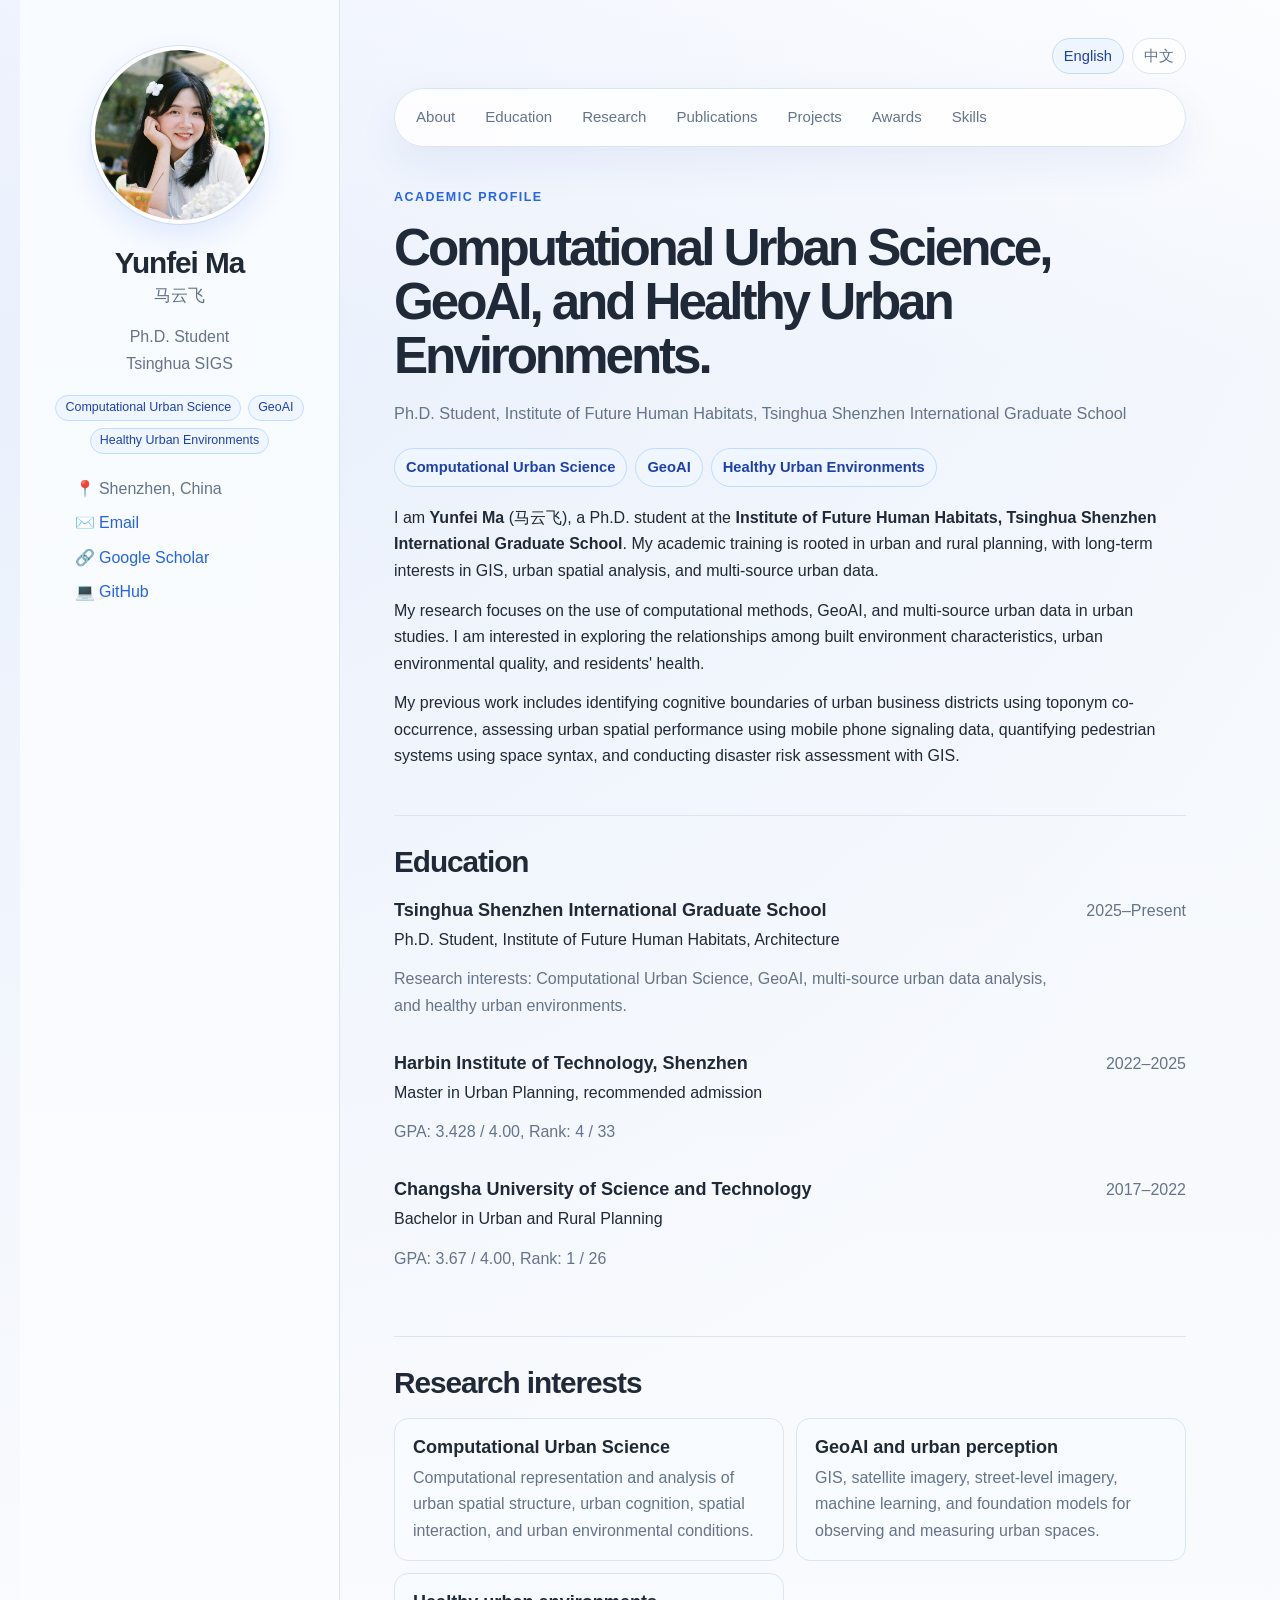
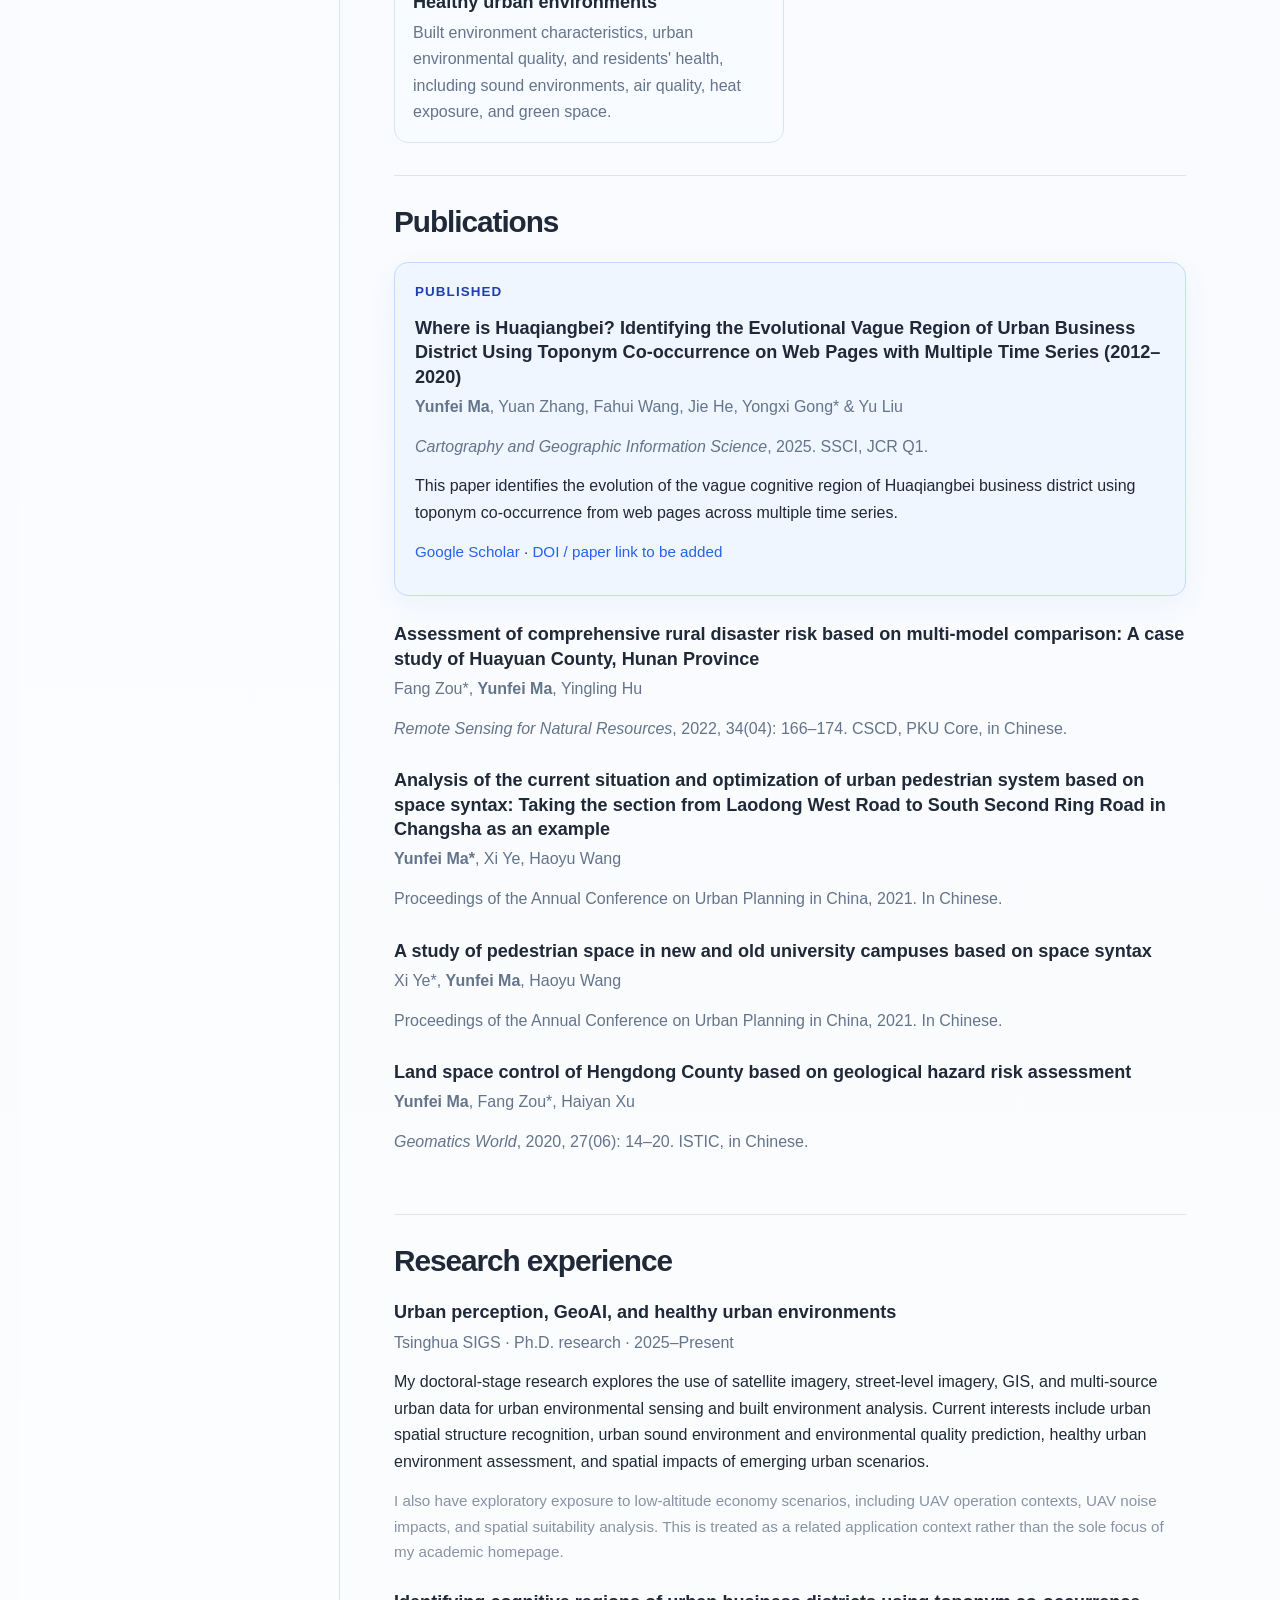
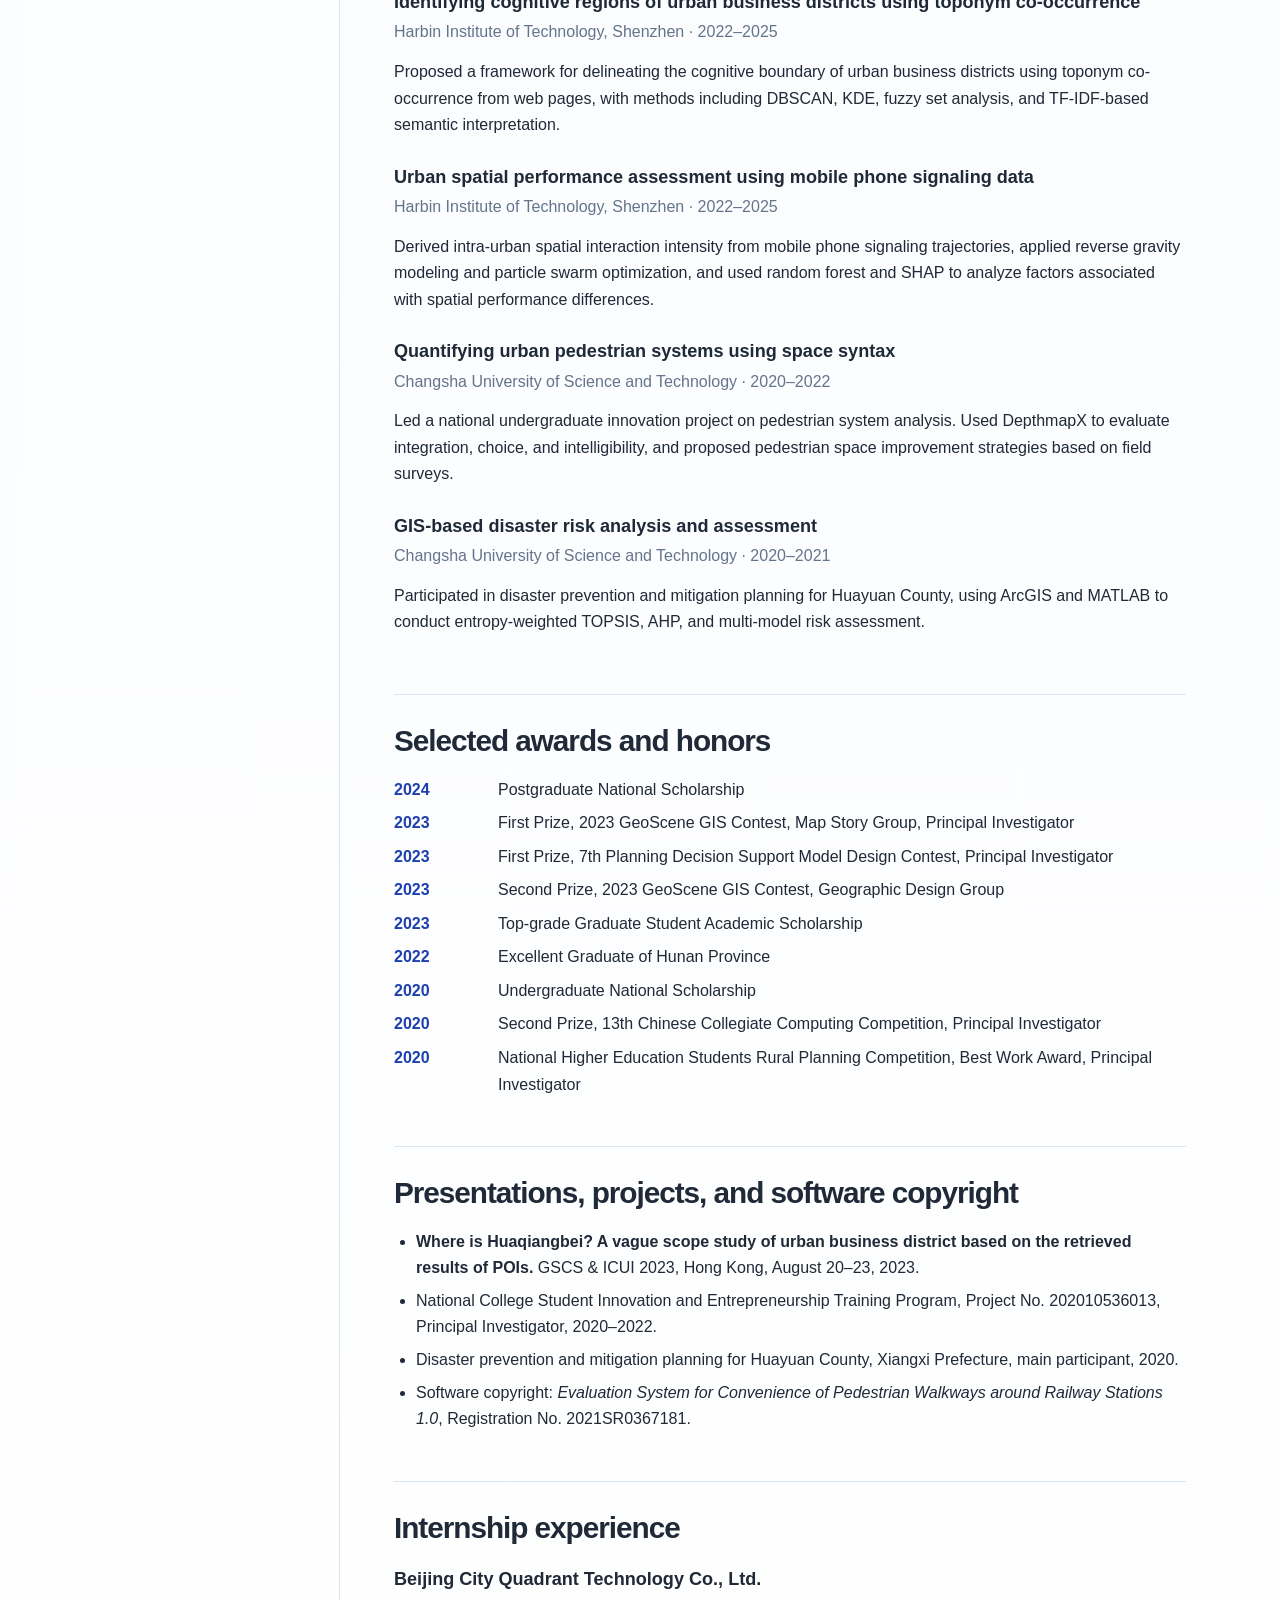
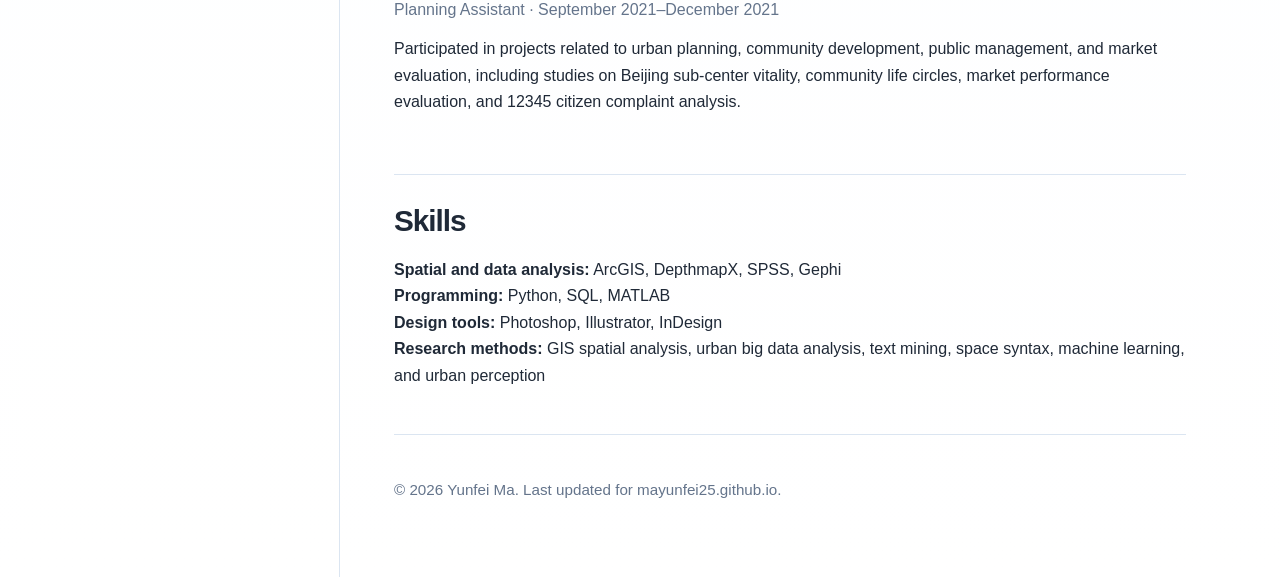
<file: index.html>
<!DOCTYPE html>
<html lang="en">
<head>
  <meta charset="UTF-8" />
  <meta name="viewport" content="width=device-width, initial-scale=1.0" />
  <title>Yunfei Ma | Academic Homepage</title>
  <meta name="description" content="Yunfei Ma's academic homepage: Computational Urban Science, GeoAI, and Healthy Urban Environments." />
  <link rel="alternate" hreflang="zh-CN" href="zh.html" />
  <link rel="stylesheet" href="styles.css" />
</head>

<body>
  <div class="page">
    <aside class="sidebar">
      <div class="profile">
        <div class="portrait-frame" id="portraitFrame" aria-label="Yunfei Ma portrait">
          <img class="portrait" id="portraitImage" src="assets/profile.jpg" alt="Yunfei Ma portrait" onerror="this.style.display='none';" />
          <div class="portrait-fallback">YM</div>
        </div>

        <h1>Yunfei Ma</h1>
        <p class="name-cn">马云飞</p>
        <p class="role">Ph.D. Student<br />Tsinghua SIGS</p>

        <div class="profile-tags">
          <span>Computational Urban Science</span>
          <span>GeoAI</span>
          <span>Healthy Urban Environments</span>
        </div>

        <ul class="profile-list">
          <li>📍 Shenzhen, China</li>
          <li>✉️ <a href="mailto:mayunfei25@mails.tsinghua.edu.cn" title="mayunfei25@mails.tsinghua.edu.cn">Email</a></li>
          <li>🔗 <a href="https://scholar.google.com/citations?hl=en&user=dMgCi0IAAAAJ">Google Scholar</a></li>
          <li>💻 <a href="https://github.com/mayunfei25">GitHub</a></li>
        </ul>
      </div>
    </aside>

    <main class="content">
      <div class="language-switch" aria-label="Language switch">
        <a class="active" href="index.html">English</a>
        <a href="zh.html">中文</a>
      </div>

      <nav class="topnav">
        <a href="#about">About</a>
        <a href="#education">Education</a>
        <a href="#research">Research</a>
        <a href="#publications">Publications</a>
        <a href="#projects">Projects</a>
        <a href="#awards">Awards</a>
        <a href="#skills">Skills</a>
      </nav>

      <section id="about" class="section intro-section">
        <p class="eyebrow">Academic Profile</p>
        <h2>Computational Urban Science, GeoAI, and Healthy Urban Environments.</h2>
        <p class="identity-line">Ph.D. Student, Institute of Future Human Habitats, Tsinghua Shenzhen International Graduate School</p>
        <div class="interests-line">
          <span>Computational Urban Science</span>
          <span>GeoAI</span>
          <span>Healthy Urban Environments</span>
        </div>
        <p>
          I am <strong>Yunfei Ma</strong> (马云飞), a Ph.D. student at the
          <strong>Institute of Future Human Habitats, Tsinghua Shenzhen International Graduate School</strong>.
          My academic training is rooted in urban and rural planning, with long-term interests in GIS,
          urban spatial analysis, and multi-source urban data.
        </p>
        <p>
          My research focuses on the use of computational methods, GeoAI, and multi-source urban data in urban studies.
          I am interested in exploring the relationships among built environment characteristics,
          urban environmental quality, and residents' health.
        </p>
        <p>
          My previous work includes identifying cognitive boundaries of urban business districts using toponym co-occurrence,
          assessing urban spatial performance using mobile phone signaling data, quantifying pedestrian systems using space syntax,
          and conducting disaster risk assessment with GIS.
        </p>
      </section>

      <section id="education" class="section">
        <h2>Education</h2>
        <div class="entry">
          <div class="entry-main">
            <h3>Tsinghua Shenzhen International Graduate School</h3>
            <p>Ph.D. Student, Institute of Future Human Habitats, Architecture</p>
            <p class="muted">Research interests: Computational Urban Science, GeoAI, multi-source urban data analysis, and healthy urban environments.</p>
          </div>
          <div class="entry-date">2025–Present</div>
        </div>
        <div class="entry">
          <div class="entry-main">
            <h3>Harbin Institute of Technology, Shenzhen</h3>
            <p>Master in Urban Planning, recommended admission</p>
            <p class="muted">GPA: 3.428 / 4.00, Rank: 4 / 33</p>
          </div>
          <div class="entry-date">2022–2025</div>
        </div>
        <div class="entry">
          <div class="entry-main">
            <h3>Changsha University of Science and Technology</h3>
            <p>Bachelor in Urban and Rural Planning</p>
            <p class="muted">GPA: 3.67 / 4.00, Rank: 1 / 26</p>
          </div>
          <div class="entry-date">2017–2022</div>
        </div>
      </section>

      <section id="research" class="section">
        <h2>Research interests</h2>
        <div class="research-grid">
          <article>
            <h3>Computational Urban Science</h3>
            <p>Computational representation and analysis of urban spatial structure, urban cognition, spatial interaction, and urban environmental conditions.</p>
          </article>
          <article>
            <h3>GeoAI and urban perception</h3>
            <p>GIS, satellite imagery, street-level imagery, machine learning, and foundation models for observing and measuring urban spaces.</p>
          </article>
          <article>
            <h3>Healthy urban environments</h3>
            <p>Built environment characteristics, urban environmental quality, and residents' health, including sound environments, air quality, heat exposure, and green space.</p>
          </article>
        </div>
      </section>

      <section id="publications" class="section">
        <h2>Publications</h2>
        <article class="publication featured">
          <p class="pub-status">Published</p>
          <h3>Where is Huaqiangbei? Identifying the Evolutional Vague Region of Urban Business District Using Toponym Co-occurrence on Web Pages with Multiple Time Series (2012–2020)</h3>
          <p class="authors"><strong>Yunfei Ma</strong>, Yuan Zhang, Fahui Wang, Jie He, Yongxi Gong* &amp; Yu Liu</p>
          <p class="venue"><em>Cartography and Geographic Information Science</em>, 2025. SSCI, JCR Q1.</p>
          <p>This paper identifies the evolution of the vague cognitive region of Huaqiangbei business district using toponym co-occurrence from web pages across multiple time series.</p>
          <p class="links"><a href="https://scholar.google.com/citations?hl=en&user=dMgCi0IAAAAJ">Google Scholar</a> · <a href="#">DOI / paper link to be added</a></p>
        </article>
        <article class="publication">
          <h3>Assessment of comprehensive rural disaster risk based on multi-model comparison: A case study of Huayuan County, Hunan Province</h3>
          <p class="authors">Fang Zou*, <strong>Yunfei Ma</strong>, Yingling Hu</p>
          <p class="venue"><em>Remote Sensing for Natural Resources</em>, 2022, 34(04): 166–174. CSCD, PKU Core, in Chinese.</p>
        </article>
        <article class="publication">
          <h3>Analysis of the current situation and optimization of urban pedestrian system based on space syntax: Taking the section from Laodong West Road to South Second Ring Road in Changsha as an example</h3>
          <p class="authors"><strong>Yunfei Ma*</strong>, Xi Ye, Haoyu Wang</p>
          <p class="venue">Proceedings of the Annual Conference on Urban Planning in China, 2021. In Chinese.</p>
        </article>
        <article class="publication">
          <h3>A study of pedestrian space in new and old university campuses based on space syntax</h3>
          <p class="authors">Xi Ye*, <strong>Yunfei Ma</strong>, Haoyu Wang</p>
          <p class="venue">Proceedings of the Annual Conference on Urban Planning in China, 2021. In Chinese.</p>
        </article>
        <article class="publication">
          <h3>Land space control of Hengdong County based on geological hazard risk assessment</h3>
          <p class="authors"><strong>Yunfei Ma</strong>, Fang Zou*, Haiyan Xu</p>
          <p class="venue"><em>Geomatics World</em>, 2020, 27(06): 14–20. ISTIC, in Chinese.</p>
        </article>
      </section>

      <section id="projects" class="section">
        <h2>Research experience</h2>
        <article class="project">
          <h3>Urban perception, GeoAI, and healthy urban environments</h3>
          <p class="muted">Tsinghua SIGS · Ph.D. research · 2025–Present</p>
          <p>
            My doctoral-stage research explores the use of satellite imagery, street-level imagery, GIS, and multi-source urban data for urban environmental sensing and built environment analysis. Current interests include urban spatial structure recognition, urban sound environment and environmental quality prediction, healthy urban environment assessment, and spatial impacts of emerging urban scenarios.
          </p>
          <p class="subtle-note">
            I also have exploratory exposure to low-altitude economy scenarios, including UAV operation contexts, UAV noise impacts, and spatial suitability analysis. This is treated as a related application context rather than the sole focus of my academic homepage.
          </p>
        </article>
        <article class="project">
          <h3>Identifying cognitive regions of urban business districts using toponym co-occurrence</h3>
          <p class="muted">Harbin Institute of Technology, Shenzhen · 2022–2025</p>
          <p>Proposed a framework for delineating the cognitive boundary of urban business districts using toponym co-occurrence from web pages, with methods including DBSCAN, KDE, fuzzy set analysis, and TF-IDF-based semantic interpretation.</p>
        </article>
        <article class="project">
          <h3>Urban spatial performance assessment using mobile phone signaling data</h3>
          <p class="muted">Harbin Institute of Technology, Shenzhen · 2022–2025</p>
          <p>Derived intra-urban spatial interaction intensity from mobile phone signaling trajectories, applied reverse gravity modeling and particle swarm optimization, and used random forest and SHAP to analyze factors associated with spatial performance differences.</p>
        </article>
        <article class="project">
          <h3>Quantifying urban pedestrian systems using space syntax</h3>
          <p class="muted">Changsha University of Science and Technology · 2020–2022</p>
          <p>Led a national undergraduate innovation project on pedestrian system analysis. Used DepthmapX to evaluate integration, choice, and intelligibility, and proposed pedestrian space improvement strategies based on field surveys.</p>
        </article>
        <article class="project">
          <h3>GIS-based disaster risk analysis and assessment</h3>
          <p class="muted">Changsha University of Science and Technology · 2020–2021</p>
          <p>Participated in disaster prevention and mitigation planning for Huayuan County, using ArcGIS and MATLAB to conduct entropy-weighted TOPSIS, AHP, and multi-model risk assessment.</p>
        </article>
      </section>

      <section id="awards" class="section">
        <h2>Selected awards and honors</h2>
        <ul class="award-list">
          <li><span>2024</span> Postgraduate National Scholarship</li>
          <li><span>2023</span> First Prize, 2023 GeoScene GIS Contest, Map Story Group, Principal Investigator</li>
          <li><span>2023</span> First Prize, 7th Planning Decision Support Model Design Contest, Principal Investigator</li>
          <li><span>2023</span> Second Prize, 2023 GeoScene GIS Contest, Geographic Design Group</li>
          <li><span>2023</span> Top-grade Graduate Student Academic Scholarship</li>
          <li><span>2022</span> Excellent Graduate of Hunan Province</li>
          <li><span>2020</span> Undergraduate National Scholarship</li>
          <li><span>2020</span> Second Prize, 13th Chinese Collegiate Computing Competition, Principal Investigator</li>
          <li><span>2020</span> National Higher Education Students Rural Planning Competition, Best Work Award, Principal Investigator</li>
        </ul>
      </section>

      <section id="presentations" class="section">
        <h2>Presentations, projects, and software copyright</h2>
        <ul class="compact-list">
          <li><strong>Where is Huaqiangbei? A vague scope study of urban business district based on the retrieved results of POIs.</strong> GSCS &amp; ICUI 2023, Hong Kong, August 20–23, 2023.</li>
          <li>National College Student Innovation and Entrepreneurship Training Program, Project No. 202010536013, Principal Investigator, 2020–2022.</li>
          <li>Disaster prevention and mitigation planning for Huayuan County, Xiangxi Prefecture, main participant, 2020.</li>
          <li>Software copyright: <em>Evaluation System for Convenience of Pedestrian Walkways around Railway Stations 1.0</em>, Registration No. 2021SR0367181.</li>
        </ul>
      </section>

      <section id="internship" class="section">
        <h2>Internship experience</h2>
        <article class="project">
          <h3>Beijing City Quadrant Technology Co., Ltd.</h3>
          <p class="muted">Planning Assistant · September 2021–December 2021</p>
          <p>Participated in projects related to urban planning, community development, public management, and market evaluation, including studies on Beijing sub-center vitality, community life circles, market performance evaluation, and 12345 citizen complaint analysis.</p>
        </article>
      </section>

      <section id="skills" class="section">
        <h2>Skills</h2>
        <p>
          <strong>Spatial and data analysis:</strong> ArcGIS, DepthmapX, SPSS, Gephi<br />
          <strong>Programming:</strong> Python, SQL, MATLAB<br />
          <strong>Design tools:</strong> Photoshop, Illustrator, InDesign<br />
          <strong>Research methods:</strong> GIS spatial analysis, urban big data analysis, text mining, space syntax, machine learning, and urban perception
        </p>
      </section>

      <footer class="footer">
        <p>© 2026 Yunfei Ma. Last updated for mayunfei25.github.io.</p>
      </footer>
    </main>
  </div>


  <div id="cropEditor" class="crop-editor" aria-live="polite">
    <div class="crop-editor-header">
      <strong>Realtime portrait editor</strong>
      <button type="button" id="closeCropEditor" aria-label="Close editor">×</button>
    </div>

    <p class="crop-editor-help">
      Drag the portrait directly. Use the mouse wheel or slider to zoom.
    </p>

    <label>
      Move X
      <input id="cropX" type="range" min="-220" max="220" step="1" value="2" />
      <span id="cropXValue">2px</span>
    </label>

    <label>
      Move Y
      <input id="cropY" type="range" min="-220" max="220" step="1" value="-7" />
      <span id="cropYValue">-7px</span>
    </label>

    <label>
      Zoom
      <input id="cropScale" type="range" min="1" max="3" step="0.01" value="1.09" />
      <span id="cropScaleValue">1.09</span>
    </label>

    <div class="crop-editor-actions">
      <button type="button" id="copyCropCss">Copy final CSS</button>
      <button type="button" id="resetCrop">Reset</button>
    </div>

    <textarea id="cropCssOutput" readonly></textarea>

    <p class="crop-editor-help small">
      Paste the copied variables into the <code>:root</code> block in <code>styles.css</code>, then commit.
    </p>
  </div>

  <script src="script.js"></script>
</body>
</html>
</file>
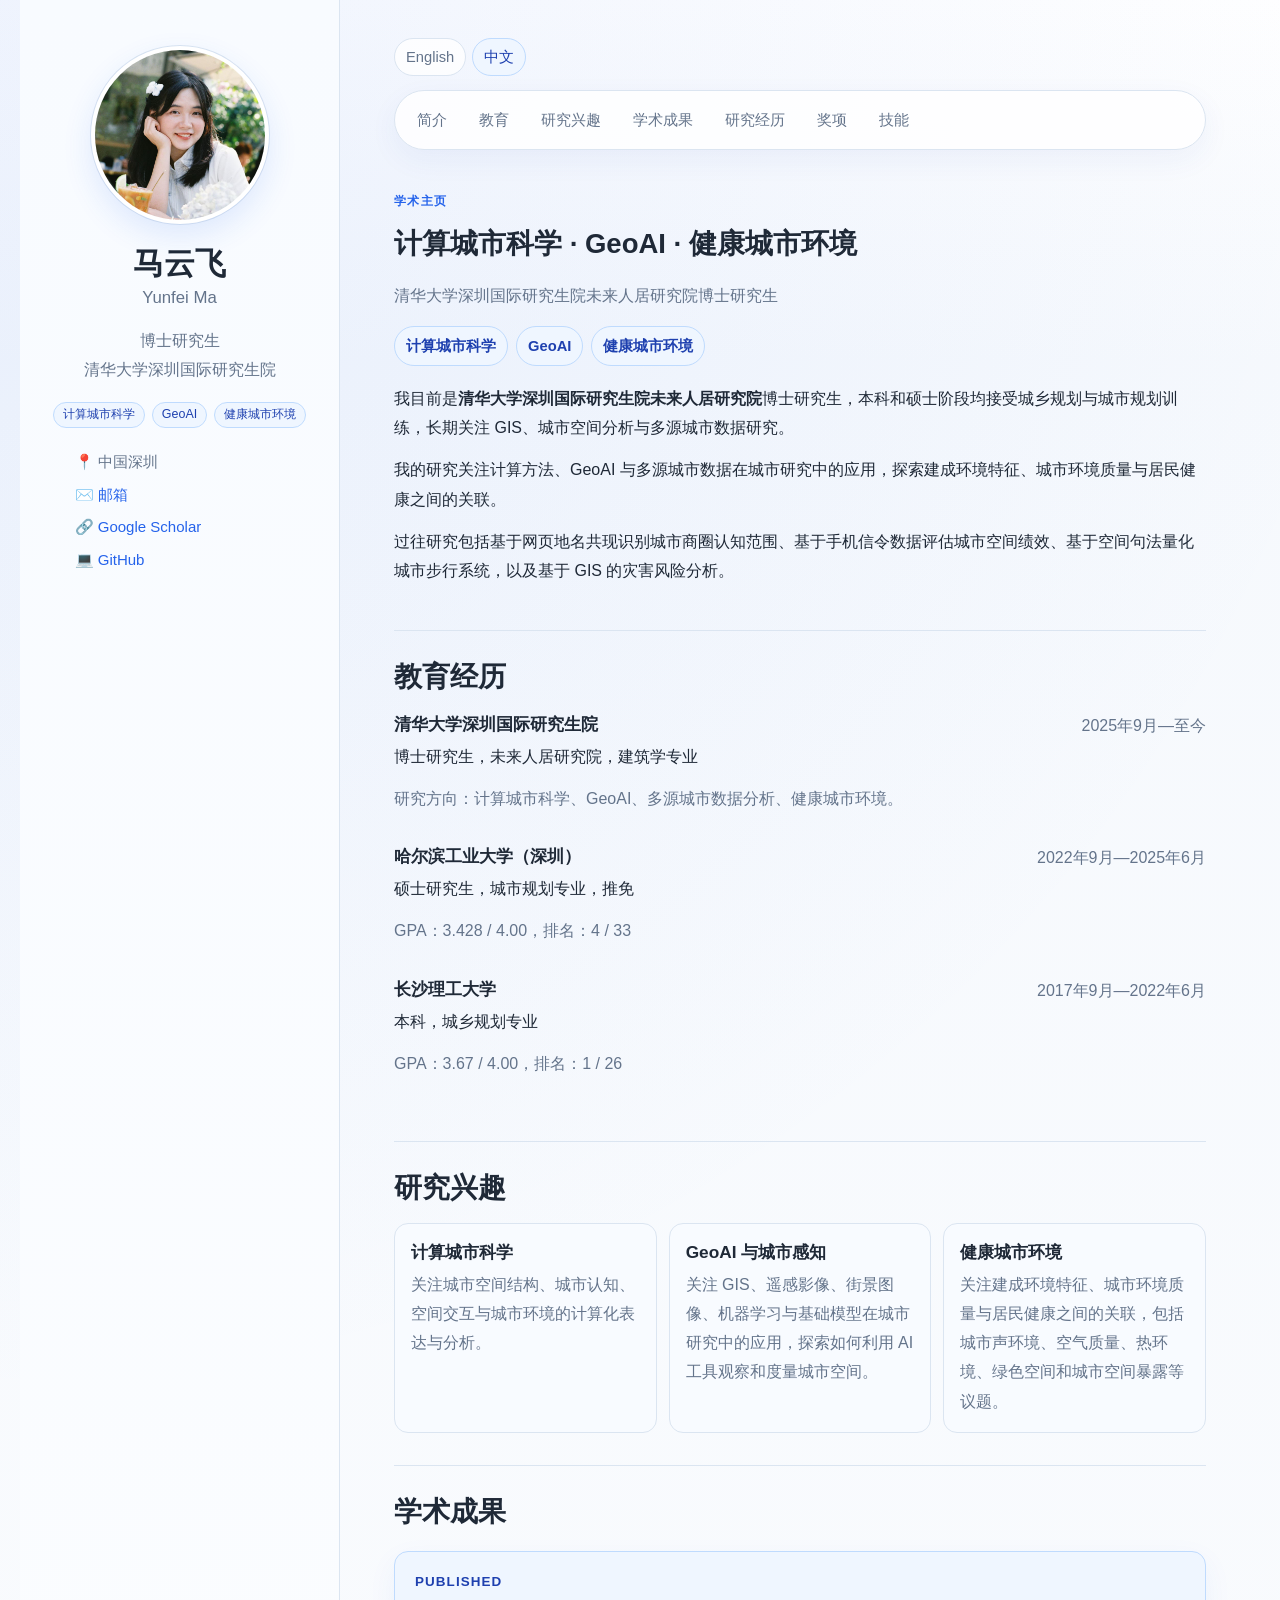
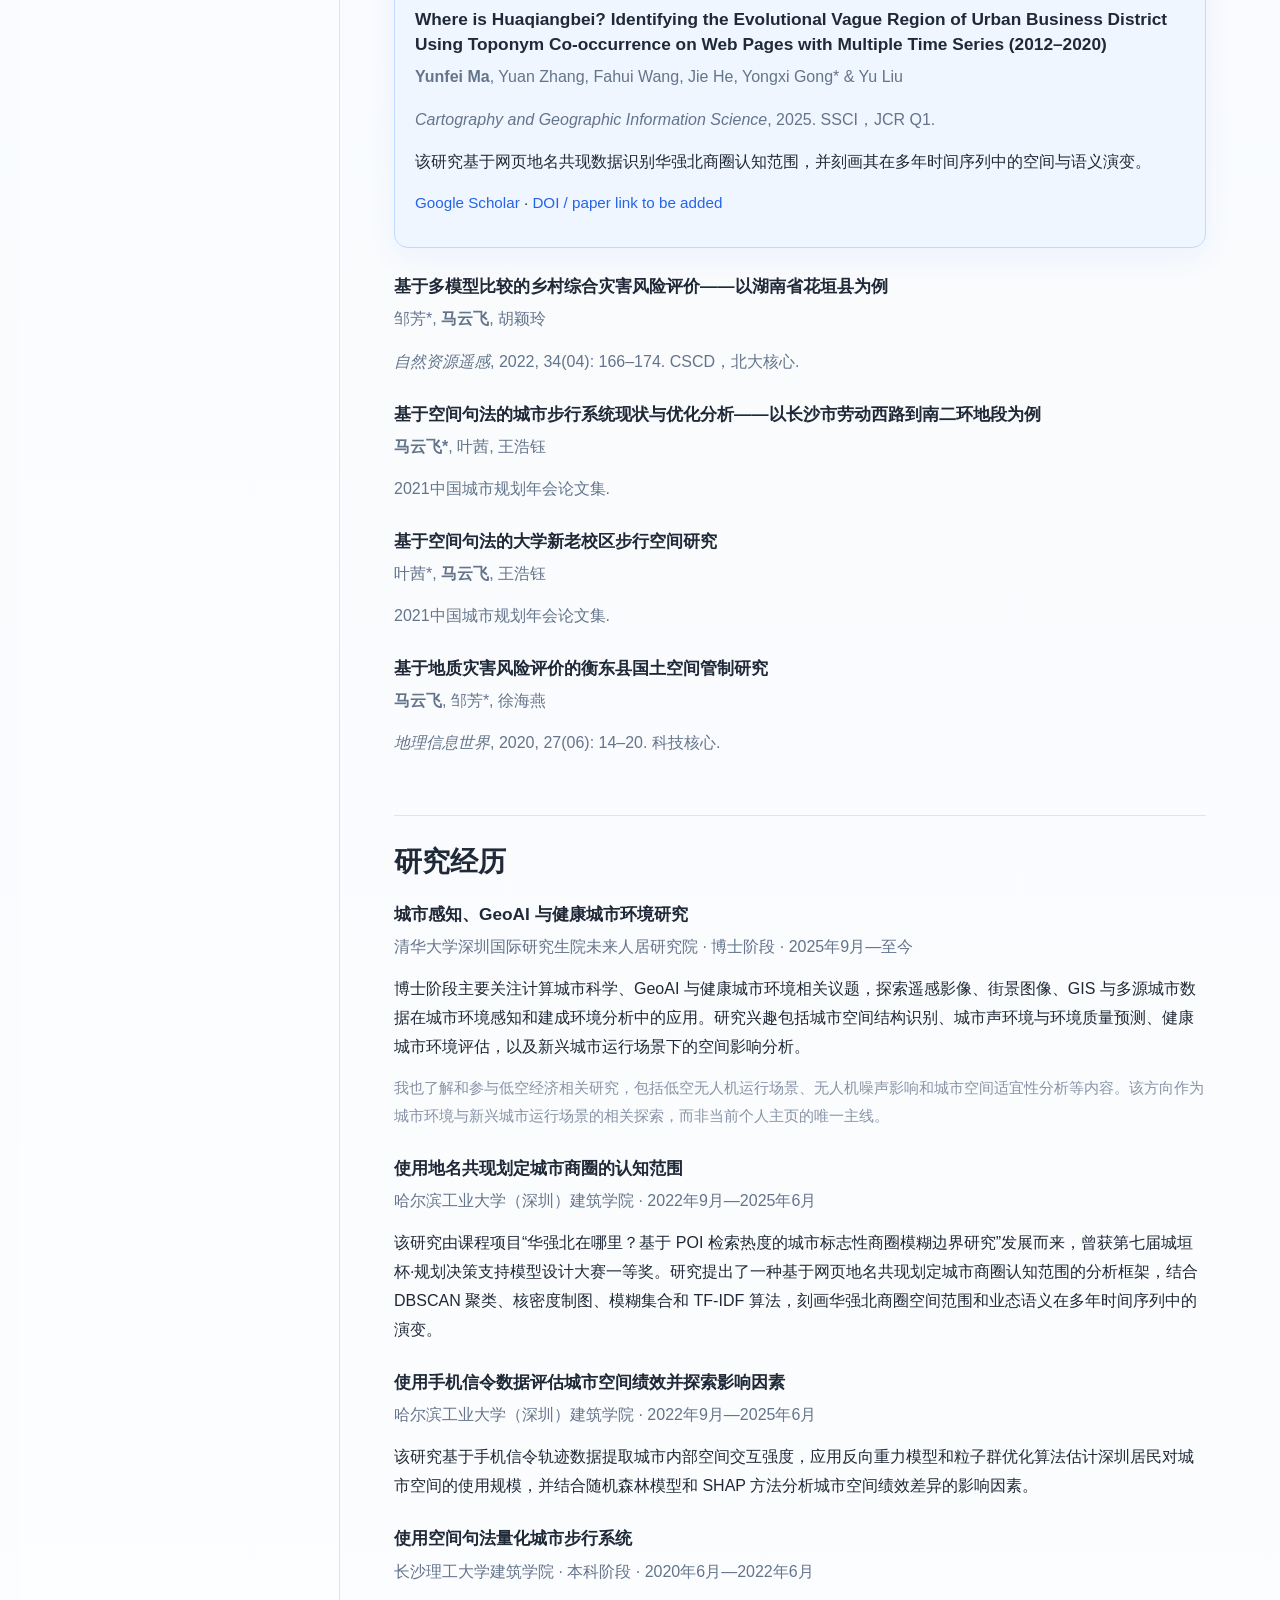
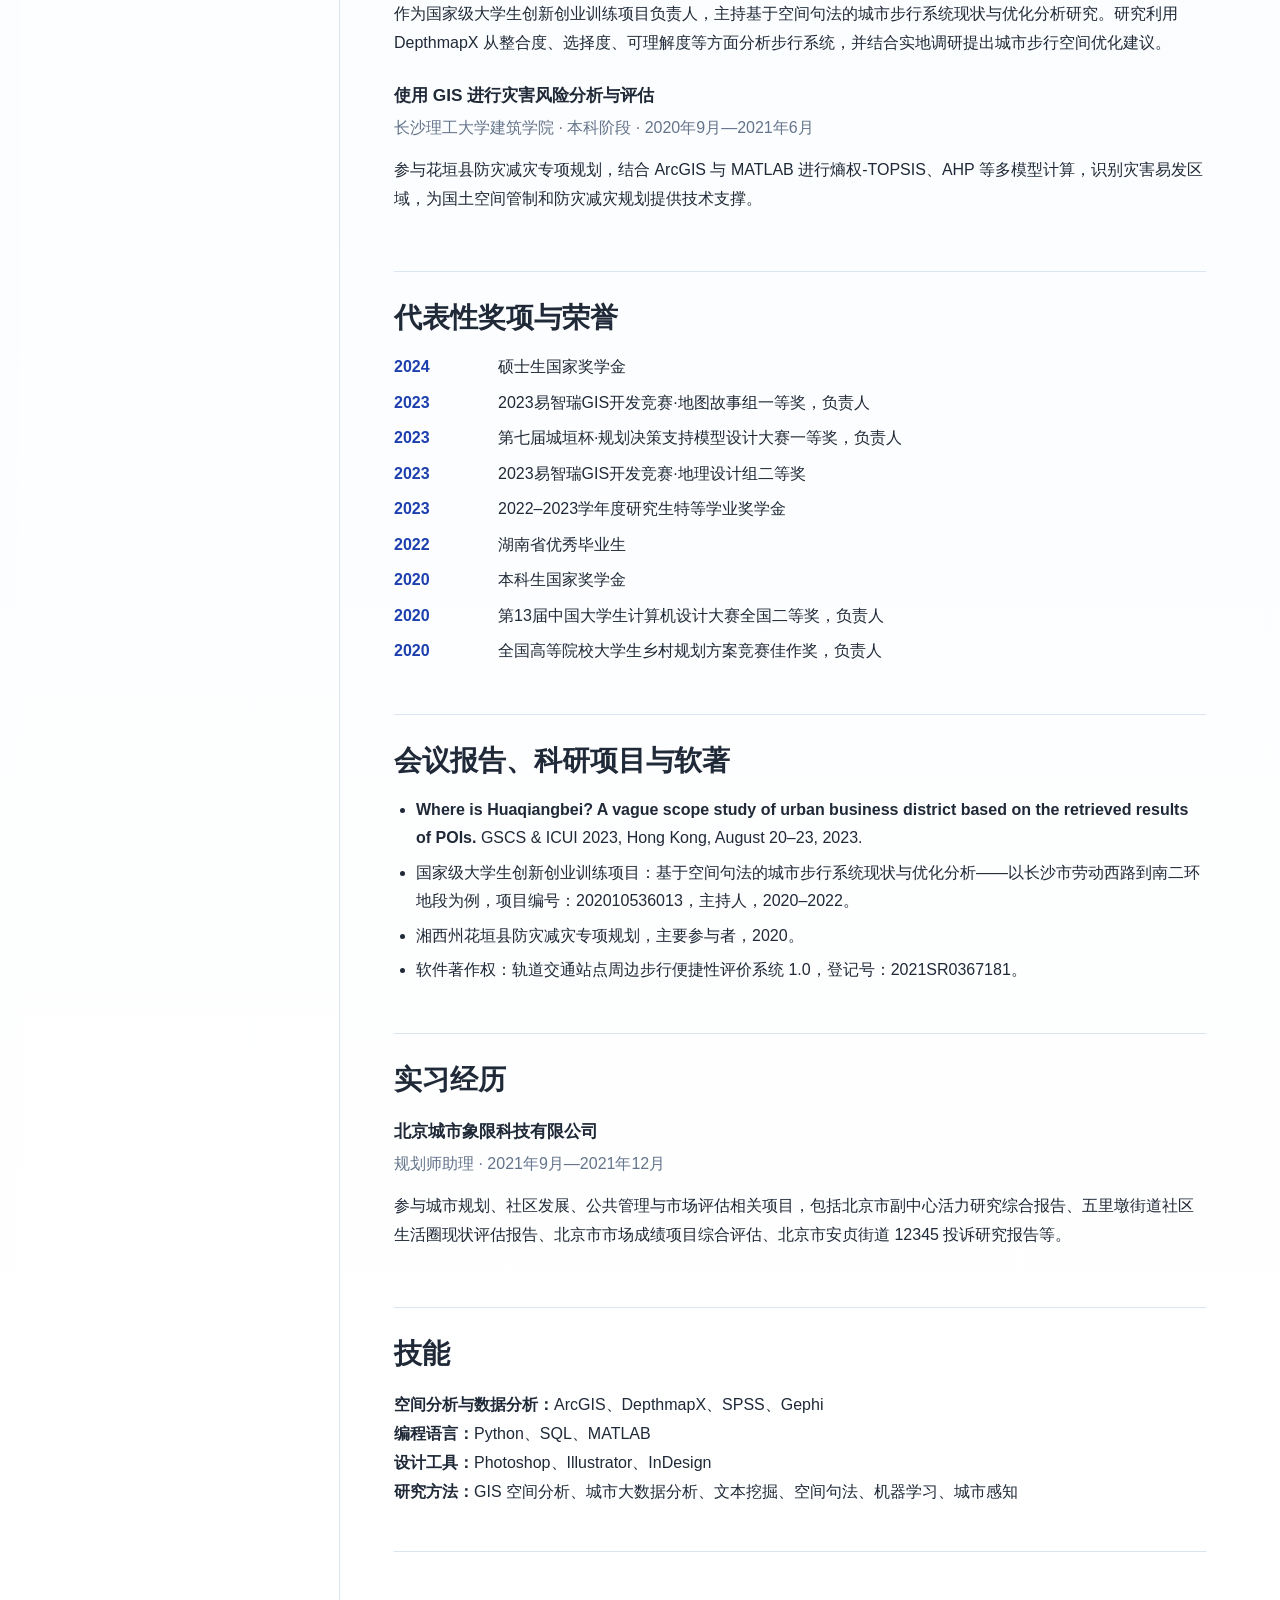
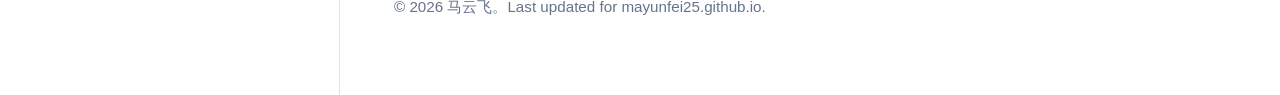
<file: zh.html>
<!DOCTYPE html>
<html lang="zh-CN">
<head>
  <meta charset="UTF-8" />
  <meta name="viewport" content="width=device-width, initial-scale=1.0" />
  <title>马云飞 | 学术主页</title>
  <meta name="description" content="马云飞的学术主页：计算城市科学、GeoAI 与健康城市环境。" />
  <link rel="alternate" hreflang="en" href="index.html" />
  <link rel="stylesheet" href="styles.css" />
</head>

<body class="zh">
  <div class="page">
    <aside class="sidebar">
      <div class="profile">
        <div class="portrait-frame" id="portraitFrame" aria-label="马云飞头像">
          <img class="portrait" id="portraitImage" src="assets/profile.jpg" alt="马云飞头像" onerror="this.style.display='none';" />
          <div class="portrait-fallback">YM</div>
        </div>

        <h1>马云飞</h1>
        <p class="name-cn">Yunfei Ma</p>
        <p class="role">博士研究生<br />清华大学深圳国际研究生院</p>

        <div class="profile-tags">
          <span>计算城市科学</span>
          <span>GeoAI</span>
          <span>健康城市环境</span>
        </div>

        <ul class="profile-list">
          <li>📍 中国深圳</li>
          <li>✉️ <a href="mailto:mayunfei25@mails.tsinghua.edu.cn" title="mayunfei25@mails.tsinghua.edu.cn">邮箱</a></li>
          <li>🔗 <a href="https://scholar.google.com/citations?hl=en&user=dMgCi0IAAAAJ">Google Scholar</a></li>
          <li>💻 <a href="https://github.com/mayunfei25">GitHub</a></li>
        </ul>
      </div>
    </aside>

    <main class="content">
      <div class="language-switch" aria-label="语言切换">
        <a href="index.html">English</a>
        <a class="active" href="zh.html">中文</a>
      </div>

      <nav class="topnav">
        <a href="#about">简介</a>
        <a href="#education">教育</a>
        <a href="#research">研究兴趣</a>
        <a href="#publications">学术成果</a>
        <a href="#projects">研究经历</a>
        <a href="#awards">奖项</a>
        <a href="#skills">技能</a>
      </nav>

      <section id="about" class="section intro-section">
        <p class="eyebrow">学术主页</p>
        <h2>计算城市科学 · GeoAI · 健康城市环境</h2>
        <p class="identity-line">清华大学深圳国际研究生院未来人居研究院博士研究生</p>
        <div class="interests-line">
          <span>计算城市科学</span>
          <span>GeoAI</span>
          <span>健康城市环境</span>
        </div>
        <p>
          我目前是<strong>清华大学深圳国际研究生院未来人居研究院</strong>博士研究生，本科和硕士阶段均接受城乡规划与城市规划训练，长期关注 GIS、城市空间分析与多源城市数据研究。
        </p>
        <p>
          我的研究关注计算方法、GeoAI 与多源城市数据在城市研究中的应用，探索建成环境特征、城市环境质量与居民健康之间的关联。
        </p>
        <p>
          过往研究包括基于网页地名共现识别城市商圈认知范围、基于手机信令数据评估城市空间绩效、基于空间句法量化城市步行系统，以及基于 GIS 的灾害风险分析。
        </p>
      </section>

      <section id="education" class="section">
        <h2>教育经历</h2>
        <div class="entry">
          <div class="entry-main">
            <h3>清华大学深圳国际研究生院</h3>
            <p>博士研究生，未来人居研究院，建筑学专业</p>
            <p class="muted">研究方向：计算城市科学、GeoAI、多源城市数据分析、健康城市环境。</p>
          </div>
          <div class="entry-date">2025年9月—至今</div>
        </div>
        <div class="entry">
          <div class="entry-main">
            <h3>哈尔滨工业大学（深圳）</h3>
            <p>硕士研究生，城市规划专业，推免</p>
            <p class="muted">GPA：3.428 / 4.00，排名：4 / 33</p>
          </div>
          <div class="entry-date">2022年9月—2025年6月</div>
        </div>
        <div class="entry">
          <div class="entry-main">
            <h3>长沙理工大学</h3>
            <p>本科，城乡规划专业</p>
            <p class="muted">GPA：3.67 / 4.00，排名：1 / 26</p>
          </div>
          <div class="entry-date">2017年9月—2022年6月</div>
        </div>
      </section>

      <section id="research" class="section">
        <h2>研究兴趣</h2>
        <div class="research-grid">
          <article>
            <h3>计算城市科学</h3>
            <p>关注城市空间结构、城市认知、空间交互与城市环境的计算化表达与分析。</p>
          </article>
          <article>
            <h3>GeoAI 与城市感知</h3>
            <p>关注 GIS、遥感影像、街景图像、机器学习与基础模型在城市研究中的应用，探索如何利用 AI 工具观察和度量城市空间。</p>
          </article>
          <article>
            <h3>健康城市环境</h3>
            <p>关注建成环境特征、城市环境质量与居民健康之间的关联，包括城市声环境、空气质量、热环境、绿色空间和城市空间暴露等议题。</p>
          </article>
        </div>
      </section>

      <section id="publications" class="section">
        <h2>学术成果</h2>
        <article class="publication featured">
          <p class="pub-status">Published</p>
          <h3>Where is Huaqiangbei? Identifying the Evolutional Vague Region of Urban Business District Using Toponym Co-occurrence on Web Pages with Multiple Time Series (2012–2020)</h3>
          <p class="authors"><strong>Yunfei Ma</strong>, Yuan Zhang, Fahui Wang, Jie He, Yongxi Gong* &amp; Yu Liu</p>
          <p class="venue"><em>Cartography and Geographic Information Science</em>, 2025. SSCI，JCR Q1.</p>
          <p>该研究基于网页地名共现数据识别华强北商圈认知范围，并刻画其在多年时间序列中的空间与语义演变。</p>
          <p class="links"><a href="https://scholar.google.com/citations?hl=en&user=dMgCi0IAAAAJ">Google Scholar</a> · <a href="#">DOI / paper link to be added</a></p>
        </article>
        <article class="publication">
          <h3>基于多模型比较的乡村综合灾害风险评价——以湖南省花垣县为例</h3>
          <p class="authors">邹芳*, <strong>马云飞</strong>, 胡颖玲</p>
          <p class="venue"><em>自然资源遥感</em>, 2022, 34(04): 166–174. CSCD，北大核心.</p>
        </article>
        <article class="publication">
          <h3>基于空间句法的城市步行系统现状与优化分析——以长沙市劳动西路到南二环地段为例</h3>
          <p class="authors"><strong>马云飞*</strong>, 叶茜, 王浩钰</p>
          <p class="venue">2021中国城市规划年会论文集.</p>
        </article>
        <article class="publication">
          <h3>基于空间句法的大学新老校区步行空间研究</h3>
          <p class="authors">叶茜*, <strong>马云飞</strong>, 王浩钰</p>
          <p class="venue">2021中国城市规划年会论文集.</p>
        </article>
        <article class="publication">
          <h3>基于地质灾害风险评价的衡东县国土空间管制研究</h3>
          <p class="authors"><strong>马云飞</strong>, 邹芳*, 徐海燕</p>
          <p class="venue"><em>地理信息世界</em>, 2020, 27(06): 14–20. 科技核心.</p>
        </article>
      </section>

      <section id="projects" class="section">
        <h2>研究经历</h2>
        <article class="project">
          <h3>城市感知、GeoAI 与健康城市环境研究</h3>
          <p class="muted">清华大学深圳国际研究生院未来人居研究院 · 博士阶段 · 2025年9月—至今</p>
          <p>博士阶段主要关注计算城市科学、GeoAI 与健康城市环境相关议题，探索遥感影像、街景图像、GIS 与多源城市数据在城市环境感知和建成环境分析中的应用。研究兴趣包括城市空间结构识别、城市声环境与环境质量预测、健康城市环境评估，以及新兴城市运行场景下的空间影响分析。</p>
          <p class="subtle-note">我也了解和参与低空经济相关研究，包括低空无人机运行场景、无人机噪声影响和城市空间适宜性分析等内容。该方向作为城市环境与新兴城市运行场景的相关探索，而非当前个人主页的唯一主线。</p>
        </article>
        <article class="project">
          <h3>使用地名共现划定城市商圈的认知范围</h3>
          <p class="muted">哈尔滨工业大学（深圳）建筑学院 · 2022年9月—2025年6月</p>
          <p>该研究由课程项目“华强北在哪里？基于 POI 检索热度的城市标志性商圈模糊边界研究”发展而来，曾获第七届城垣杯·规划决策支持模型设计大赛一等奖。研究提出了一种基于网页地名共现划定城市商圈认知范围的分析框架，结合 DBSCAN 聚类、核密度制图、模糊集合和 TF-IDF 算法，刻画华强北商圈空间范围和业态语义在多年时间序列中的演变。</p>
        </article>
        <article class="project">
          <h3>使用手机信令数据评估城市空间绩效并探索影响因素</h3>
          <p class="muted">哈尔滨工业大学（深圳）建筑学院 · 2022年9月—2025年6月</p>
          <p>该研究基于手机信令轨迹数据提取城市内部空间交互强度，应用反向重力模型和粒子群优化算法估计深圳居民对城市空间的使用规模，并结合随机森林模型和 SHAP 方法分析城市空间绩效差异的影响因素。</p>
        </article>
        <article class="project">
          <h3>使用空间句法量化城市步行系统</h3>
          <p class="muted">长沙理工大学建筑学院 · 本科阶段 · 2020年6月—2022年6月</p>
          <p>作为国家级大学生创新创业训练项目负责人，主持基于空间句法的城市步行系统现状与优化分析研究。研究利用 DepthmapX 从整合度、选择度、可理解度等方面分析步行系统，并结合实地调研提出城市步行空间优化建议。</p>
        </article>
        <article class="project">
          <h3>使用 GIS 进行灾害风险分析与评估</h3>
          <p class="muted">长沙理工大学建筑学院 · 本科阶段 · 2020年9月—2021年6月</p>
          <p>参与花垣县防灾减灾专项规划，结合 ArcGIS 与 MATLAB 进行熵权-TOPSIS、AHP 等多模型计算，识别灾害易发区域，为国土空间管制和防灾减灾规划提供技术支撑。</p>
        </article>
      </section>

      <section id="awards" class="section">
        <h2>代表性奖项与荣誉</h2>
        <ul class="award-list">
          <li><span>2024</span> 硕士生国家奖学金</li>
          <li><span>2023</span> 2023易智瑞GIS开发竞赛·地图故事组一等奖，负责人</li>
          <li><span>2023</span> 第七届城垣杯·规划决策支持模型设计大赛一等奖，负责人</li>
          <li><span>2023</span> 2023易智瑞GIS开发竞赛·地理设计组二等奖</li>
          <li><span>2023</span> 2022–2023学年度研究生特等学业奖学金</li>
          <li><span>2022</span> 湖南省优秀毕业生</li>
          <li><span>2020</span> 本科生国家奖学金</li>
          <li><span>2020</span> 第13届中国大学生计算机设计大赛全国二等奖，负责人</li>
          <li><span>2020</span> 全国高等院校大学生乡村规划方案竞赛佳作奖，负责人</li>
        </ul>
      </section>

      <section id="presentations" class="section">
        <h2>会议报告、科研项目与软著</h2>
        <ul class="compact-list">
          <li><strong>Where is Huaqiangbei? A vague scope study of urban business district based on the retrieved results of POIs.</strong> GSCS &amp; ICUI 2023, Hong Kong, August 20–23, 2023.</li>
          <li>国家级大学生创新创业训练项目：基于空间句法的城市步行系统现状与优化分析——以长沙市劳动西路到南二环地段为例，项目编号：202010536013，主持人，2020–2022。</li>
          <li>湘西州花垣县防灾减灾专项规划，主要参与者，2020。</li>
          <li>软件著作权：轨道交通站点周边步行便捷性评价系统 1.0，登记号：2021SR0367181。</li>
        </ul>
      </section>

      <section id="internship" class="section">
        <h2>实习经历</h2>
        <article class="project">
          <h3>北京城市象限科技有限公司</h3>
          <p class="muted">规划师助理 · 2021年9月—2021年12月</p>
          <p>参与城市规划、社区发展、公共管理与市场评估相关项目，包括北京市副中心活力研究综合报告、五里墩街道社区生活圈现状评估报告、北京市市场成绩项目综合评估、北京市安贞街道 12345 投诉研究报告等。</p>
        </article>
      </section>

      <section id="skills" class="section">
        <h2>技能</h2>
        <p>
          <strong>空间分析与数据分析：</strong>ArcGIS、DepthmapX、SPSS、Gephi<br />
          <strong>编程语言：</strong>Python、SQL、MATLAB<br />
          <strong>设计工具：</strong>Photoshop、Illustrator、InDesign<br />
          <strong>研究方法：</strong>GIS 空间分析、城市大数据分析、文本挖掘、空间句法、机器学习、城市感知
        </p>
      </section>

      <footer class="footer">
        <p>© 2026 马云飞。Last updated for mayunfei25.github.io.</p>
      </footer>
    </main>
  </div>


  <div id="cropEditor" class="crop-editor" aria-live="polite">
    <div class="crop-editor-header">
      <strong>头像裁剪编辑器</strong>
      <button type="button" id="closeCropEditor" aria-label="Close editor">×</button>
    </div>

    <p class="crop-editor-help">
      可以直接拖动头像，也可以用滑轮或滑块缩放。
    </p>

    <label>
      横向
      <input id="cropX" type="range" min="-220" max="220" step="1" value="2" />
      <span id="cropXValue">2px</span>
    </label>

    <label>
      纵向
      <input id="cropY" type="range" min="-220" max="220" step="1" value="-7" />
      <span id="cropYValue">-7px</span>
    </label>

    <label>
      缩放
      <input id="cropScale" type="range" min="1" max="3" step="0.01" value="1.09" />
      <span id="cropScaleValue">1.09</span>
    </label>

    <div class="crop-editor-actions">
      <button type="button" id="copyCropCss">复制 CSS</button>
      <button type="button" id="resetCrop">重置</button>
    </div>

    <textarea id="cropCssOutput" readonly></textarea>

    <p class="crop-editor-help small">
      把复制的变量粘贴到 <code>styles.css</code> 的 <code>:root</code> 中，然后提交。
    </p>
  </div>

  <script src="script.js"></script>
</body>
</html>
</file>
<file: styles.css>
:root {
  --text: #1f2937;
  --muted: #64748b;
  --soft-muted: #8793a5;
  --line: #dbe5f1;
  --link: #2563eb;
  --link-hover: #1d4ed8;
  --sidebar: #f8fbff;
  --page-bg: #f6f9fd;
  --surface: #ffffff;
  --surface-soft: #f8fbff;
  --blue-soft: #eff6ff;
  --blue-line: #bfdbfe;
  --blue-ink: #1e40af;
  --shadow: 0 16px 42px rgba(30, 64, 175, 0.07);
  --max-width: 1240px;

  /* Easy layout controls: change only these numbers if you want to tune the page. */
  --sidebar-width: 320px;
  --content-width: 900px;
  --sidebar-list-width: 210px;
  --hero-title-size: clamp(2.55rem, 5vw, 4.25rem);
  --cn-hero-title-size: clamp(2.05rem, 3.25vw, 2.8rem);
  --body-line-height: 1.66;

  /*
    Portrait crop variables.
    Your current preferred values are saved here.
    Use https://mayunfei25.github.io/?edit=1 to adjust visually.
  */
  --portrait-move-x: 2px;
  --portrait-move-y: -7px;
  --portrait-scale: 1.09;
}

* {
  box-sizing: border-box;
}

html {
  scroll-behavior: smooth;
}

body {
  margin: 0;
  color: var(--text);
  background:
    radial-gradient(circle at 0% 0%, rgba(37, 99, 235, 0.075), transparent 28%),
    linear-gradient(180deg, #ffffff 0%, var(--page-bg) 360px, #ffffff 100%);
  font-family: Inter, -apple-system, BlinkMacSystemFont, "Segoe UI", Roboto, "Helvetica Neue",
    Arial, "PingFang SC", "Microsoft YaHei", sans-serif;
  font-size: 16px;
  line-height: var(--body-line-height);
}

a {
  color: var(--link);
  text-decoration: none;
}

a:hover {
  color: var(--link-hover);
  text-decoration: underline;
}

code {
  font-family: "SFMono-Regular", Consolas, "Liberation Mono", Menlo, monospace;
  font-size: 0.88em;
  background: var(--blue-soft);
  color: var(--blue-ink);
  padding: 0.08rem 0.25rem;
  border-radius: 4px;
}

.page {
  max-width: var(--max-width);
  margin: 0 auto;
  display: grid;
  grid-template-columns: var(--sidebar-width) minmax(0, 1fr);
  min-height: 100vh;
}

.sidebar {
  border-right: 1px solid var(--line);
  background: linear-gradient(180deg, var(--sidebar), #ffffff);
  padding: 46px 30px;
}

.profile {
  position: sticky;
  top: 36px;
  text-align: center;
}

.portrait-frame {
  position: relative;
  width: 178px;
  height: 178px;
  margin: 0 auto;
  border-radius: 50%;
  overflow: hidden;
  border: 4px solid #ffffff;
  background: #ffffff;
  box-shadow: 0 12px 30px rgba(37, 99, 235, 0.12), 0 0 0 1px var(--line);
}

.portrait-frame.editing {
  outline: 3px solid rgba(37, 99, 235, 0.22);
  cursor: grab;
}

.portrait-frame.editing:active {
  cursor: grabbing;
}

.portrait {
  position: absolute;
  z-index: 2;
  top: 50%;
  left: 50%;
  width: auto;
  height: auto;
  max-width: none;
  max-height: none;
  min-width: 100%;
  min-height: 100%;
  display: block;
  user-select: none;
  -webkit-user-drag: none;
  transform:
    translate(-50%, -50%)
    translate(var(--portrait-move-x), var(--portrait-move-y))
    scale(var(--portrait-scale));
  transform-origin: center center;
}

.portrait.is-landscape {
  height: 100%;
  width: auto;
}

.portrait.is-portrait,
.portrait.is-square {
  width: 100%;
  height: auto;
}

.portrait-fallback {
  position: absolute;
  inset: 0;
  z-index: 1;
  display: grid;
  place-items: center;
  background: linear-gradient(135deg, #eff6ff, #f8fbff);
  color: var(--link);
  font-size: 2.4rem;
  font-weight: 800;
  letter-spacing: 0.02em;
}

.profile h1 {
  margin: 22px 0 2px;
  font-size: 1.86rem;
  line-height: 1.15;
  letter-spacing: -0.035em;
}

.name-cn {
  margin: 0 0 14px;
  color: var(--muted);
  font-size: 1.05rem;
}

.role {
  color: var(--muted);
  margin: 0 0 18px;
}

.profile-tags {
  display: flex;
  flex-wrap: wrap;
  justify-content: center;
  gap: 7px;
  margin-bottom: 22px;
}

.profile-tags span {
  color: var(--blue-ink);
  background: var(--blue-soft);
  border: 1px solid var(--blue-line);
  border-radius: 999px;
  padding: 5px 9px;
  font-size: 0.78rem;
  line-height: 1.1;
}

.profile-list {
  list-style: none;
  padding: 0;
  margin: 0;
  text-align: left;
  display: block;
  width: 100%;
  max-width: var(--sidebar-list-width);
  margin: 0 auto;
}

.profile-list li {
  margin: 8px 0;
  color: var(--muted);
}

.profile-list a {
  overflow-wrap: anywhere;
}

.photo-note {
  margin: 22px auto 0;
  max-width: 210px;
  color: var(--soft-muted);
  font-size: 0.82rem;
  line-height: 1.45;
}

.content {
  padding: 38px 54px 60px;
  max-width: var(--content-width);
}

.topnav {
  border: 1px solid var(--line);
  border-radius: 999px;
  padding: 9px;
  margin-bottom: 30px;
  display: flex;
  gap: 6px;
  flex-wrap: wrap;
  background: rgba(255, 255, 255, 0.86);
  box-shadow: var(--shadow);
}

.topnav a {
  color: var(--muted);
  border-radius: 999px;
  padding: 7px 12px;
  font-size: 0.94rem;
}

.topnav a:hover {
  color: var(--blue-ink);
  background: var(--blue-soft);
  text-decoration: none;
}

.section {
  padding: 28px 0 32px;
  border-bottom: 1px solid var(--line);
}

.section h2 {
  margin: 0 0 18px;
  font-size: 1.86rem;
  line-height: 1.2;
  font-weight: 750;
  letter-spacing: -0.035em;
}

.intro-section {
  padding-top: 10px;
}

.intro-section h2 {
  max-width: 760px;
  font-size: clamp(2rem, 4vw, 3.25rem);
  line-height: 1.05;
  letter-spacing: -0.06em;
}

.eyebrow {
  margin: 0 0 10px;
  color: var(--link);
  text-transform: uppercase;
  letter-spacing: 0.12em;
  font-size: 0.78rem;
  font-weight: 800;
}

.section h3 {
  margin: 0 0 5px;
  font-size: 1.13rem;
  line-height: 1.35;
}

.section p {
  margin: 0 0 13px;
}

.muted,
.authors,
.venue,
.entry-date {
  color: var(--muted);
}

ul {
  padding-left: 22px;
  margin-top: 0;
}

li {
  margin: 7px 0;
}

.news-list,
.award-list {
  list-style: none;
  padding-left: 0;
}

.news-list li,
.award-list li {
  display: grid;
  grid-template-columns: 88px 1fr;
  gap: 16px;
}

.news-list span,
.award-list span {
  font-weight: 750;
  color: var(--blue-ink);
}

.research-grid {
  display: grid;
  grid-template-columns: 1fr 1fr;
  gap: 12px;
}

.research-grid article {
  background: var(--surface-soft);
  border: 1px solid var(--line);
  border-radius: 14px;
  padding: 16px 18px;
}

.research-grid p {
  color: var(--muted);
  margin-bottom: 0;
}

.entry {
  display: grid;
  grid-template-columns: 1fr auto;
  gap: 18px;
  margin: 18px 0;
}

.project,
.publication {
  margin: 22px 0 26px;
}

.publication.featured {
  border: 1px solid var(--blue-line);
  background: var(--blue-soft);
  border-radius: 14px;
  padding: 18px 20px;
  box-shadow: 0 10px 30px rgba(37, 99, 235, 0.055);
}

.pub-status {
  color: var(--blue-ink);
  font-size: 0.84rem;
  font-weight: 750;
  text-transform: uppercase;
  letter-spacing: 0.08em;
  margin-bottom: 8px;
}

.links {
  font-size: 0.95rem;
}

.footer {
  padding-top: 26px;
  color: var(--muted);
  font-size: 0.95rem;
}

/* Realtime crop editor. It appears only when the URL contains ?edit=1. */
.crop-editor {
  display: none;
  position: fixed;
  right: 22px;
  bottom: 22px;
  z-index: 9999;
  width: min(380px, calc(100vw - 44px));
  background: #ffffff;
  border: 1px solid var(--line);
  border-radius: 14px;
  box-shadow: 0 18px 60px rgba(15, 23, 42, 0.16);
  padding: 16px;
}

.crop-editor.is-visible {
  display: block;
}

.crop-editor-header {
  display: flex;
  justify-content: space-between;
  align-items: center;
  gap: 12px;
}

.crop-editor-header button {
  border: 0;
  background: var(--blue-soft);
  color: var(--blue-ink);
  border-radius: 999px;
  width: 28px;
  height: 28px;
  cursor: pointer;
  font-size: 18px;
}

.crop-editor-help {
  color: var(--muted);
  font-size: 0.9rem;
  margin: 10px 0 14px;
}

.crop-editor-help.small {
  font-size: 0.82rem;
  margin-bottom: 0;
}

.crop-editor label {
  display: grid;
  grid-template-columns: 72px 1fr 54px;
  gap: 10px;
  align-items: center;
  margin: 12px 0;
  color: var(--muted);
  font-size: 0.92rem;
}

.crop-editor input[type="range"] {
  width: 100%;
}

.crop-editor-actions {
  display: flex;
  gap: 8px;
  margin: 14px 0 10px;
}

.crop-editor-actions button {
  border: 1px solid var(--line);
  background: #f8fbff;
  border-radius: 8px;
  padding: 8px 10px;
  cursor: pointer;
}

.crop-editor-actions button:first-child {
  background: var(--link);
  color: #ffffff;
  border-color: var(--link);
}

.crop-editor textarea {
  width: 100%;
  min-height: 92px;
  resize: vertical;
  border: 1px solid var(--line);
  border-radius: 8px;
  padding: 10px;
  font-family: "SFMono-Regular", Consolas, "Liberation Mono", Menlo, monospace;
  font-size: 0.82rem;
  color: var(--text);
}

@media (max-width: 880px) {
  .page {
    display: block;
  }

  .sidebar {
    border-right: 0;
    border-bottom: 1px solid var(--line);
    padding: 28px 22px;
  }

  .profile {
    position: static;
  }

  .profile-list {
    text-align: center;
  }

  .content {
    padding: 28px 22px 48px;
    max-width: none;
  }

  .topnav {
    border-radius: 18px;
  }

  .entry,
  .news-list li,
  .award-list li,
  .research-grid {
    grid-template-columns: 1fr;
    gap: 3px;
  }

  .crop-editor {
    right: 12px;
    bottom: 12px;
    width: calc(100vw - 24px);
  }
}


/* Bilingual website additions */
.language-switch {
  display: flex;
  justify-content: flex-end;
  align-items: center;
  gap: 8px;
  margin-bottom: 14px;
  color: var(--soft-muted);
  font-size: 0.92rem;
}

.language-switch a {
  border: 1px solid var(--line);
  border-radius: 999px;
  padding: 5px 11px;
  color: var(--muted);
  background: rgba(255, 255, 255, 0.82);
}

.language-switch a.active,
.language-switch a:hover {
  color: var(--blue-ink);
  background: var(--blue-soft);
  border-color: var(--blue-line);
  text-decoration: none;
}

.identity-line {
  color: var(--muted);
  margin-top: -6px;
  margin-bottom: 18px;
  font-size: 1.02rem;
}

.interests-line {
  display: inline-flex;
  flex-wrap: wrap;
  gap: 8px;
  align-items: center;
  margin: 8px 0 18px;
}

.interests-line span {
  color: var(--blue-ink);
  background: var(--blue-soft);
  border: 1px solid var(--blue-line);
  border-radius: 999px;
  padding: 6px 11px;
  font-weight: 650;
  font-size: 0.92rem;
}

.subtle-note {
  color: var(--soft-muted);
  font-size: 0.95rem;
}

.zh .section h2,
.zh .intro-section h2 {
  letter-spacing: -0.02em;
}

.zh .topnav a {
  font-size: 0.93rem;
}

.compact-list li {
  margin: 6px 0;
}


/* Chinese layout refinements: use CJK-first fonts and avoid English-style oversized headings. */
body.zh {
  font-family: -apple-system, BlinkMacSystemFont, "PingFang SC", "Hiragino Sans GB",
    "Microsoft YaHei", "Noto Sans CJK SC", "Noto Sans SC", Arial, sans-serif;
  line-height: 1.78;
}

.zh .content {
  max-width: 920px;
}

.zh .profile h1,
.zh .section h2,
.zh .intro-section h2 {
  letter-spacing: 0;
}

.zh .profile h1 {
  font-size: 1.92rem;
}

.zh .intro-section h2 {
  max-width: 820px;
  font-size: var(--cn-hero-title-size);
  line-height: 1.16;
  font-weight: 800;
  margin-bottom: 20px;
}

.zh .section h2 {
  font-size: 1.72rem;
  line-height: 1.28;
  font-weight: 800;
}

.zh .section h3 {
  font-size: 1.08rem;
  line-height: 1.45;
}

.zh .section p {
  line-height: 1.82;
}

.zh .profile-list {
  display: block;
  width: 100%;
  max-width: var(--sidebar-list-width);
  margin: 0 auto;
  font-size: 0.94rem;
  line-height: 1.65;
}

.zh .profile-list a {
  overflow-wrap: anywhere;
}

.zh .language-switch {
  justify-content: flex-start;
  gap: 6px;
}

.zh .topnav {
  box-shadow: 0 10px 30px rgba(30, 64, 175, 0.055);
}

.zh .topnav a {
  font-size: 0.92rem;
  padding: 7px 13px;
}

.zh .interests-line {
  margin-top: 2px;
}

.zh .research-grid {
  grid-template-columns: repeat(3, minmax(0, 1fr));
}

.zh .research-grid article {
  padding: 16px 16px;
}

.zh .publication.featured h3 {
  line-height: 1.45;
}

@media (max-width: 1100px) {
  .zh .research-grid {
    grid-template-columns: 1fr;
  }
}

@media (max-width: 880px) {
  .zh .intro-section h2 {
    font-size: clamp(1.85rem, 9vw, 2.35rem);
  }
  .zh .language-switch {
    justify-content: center;
  }
}

/* Hide public edit hints; crop editor still opens with ?edit=1. */
.photo-note { display: none !important; }
</file>
